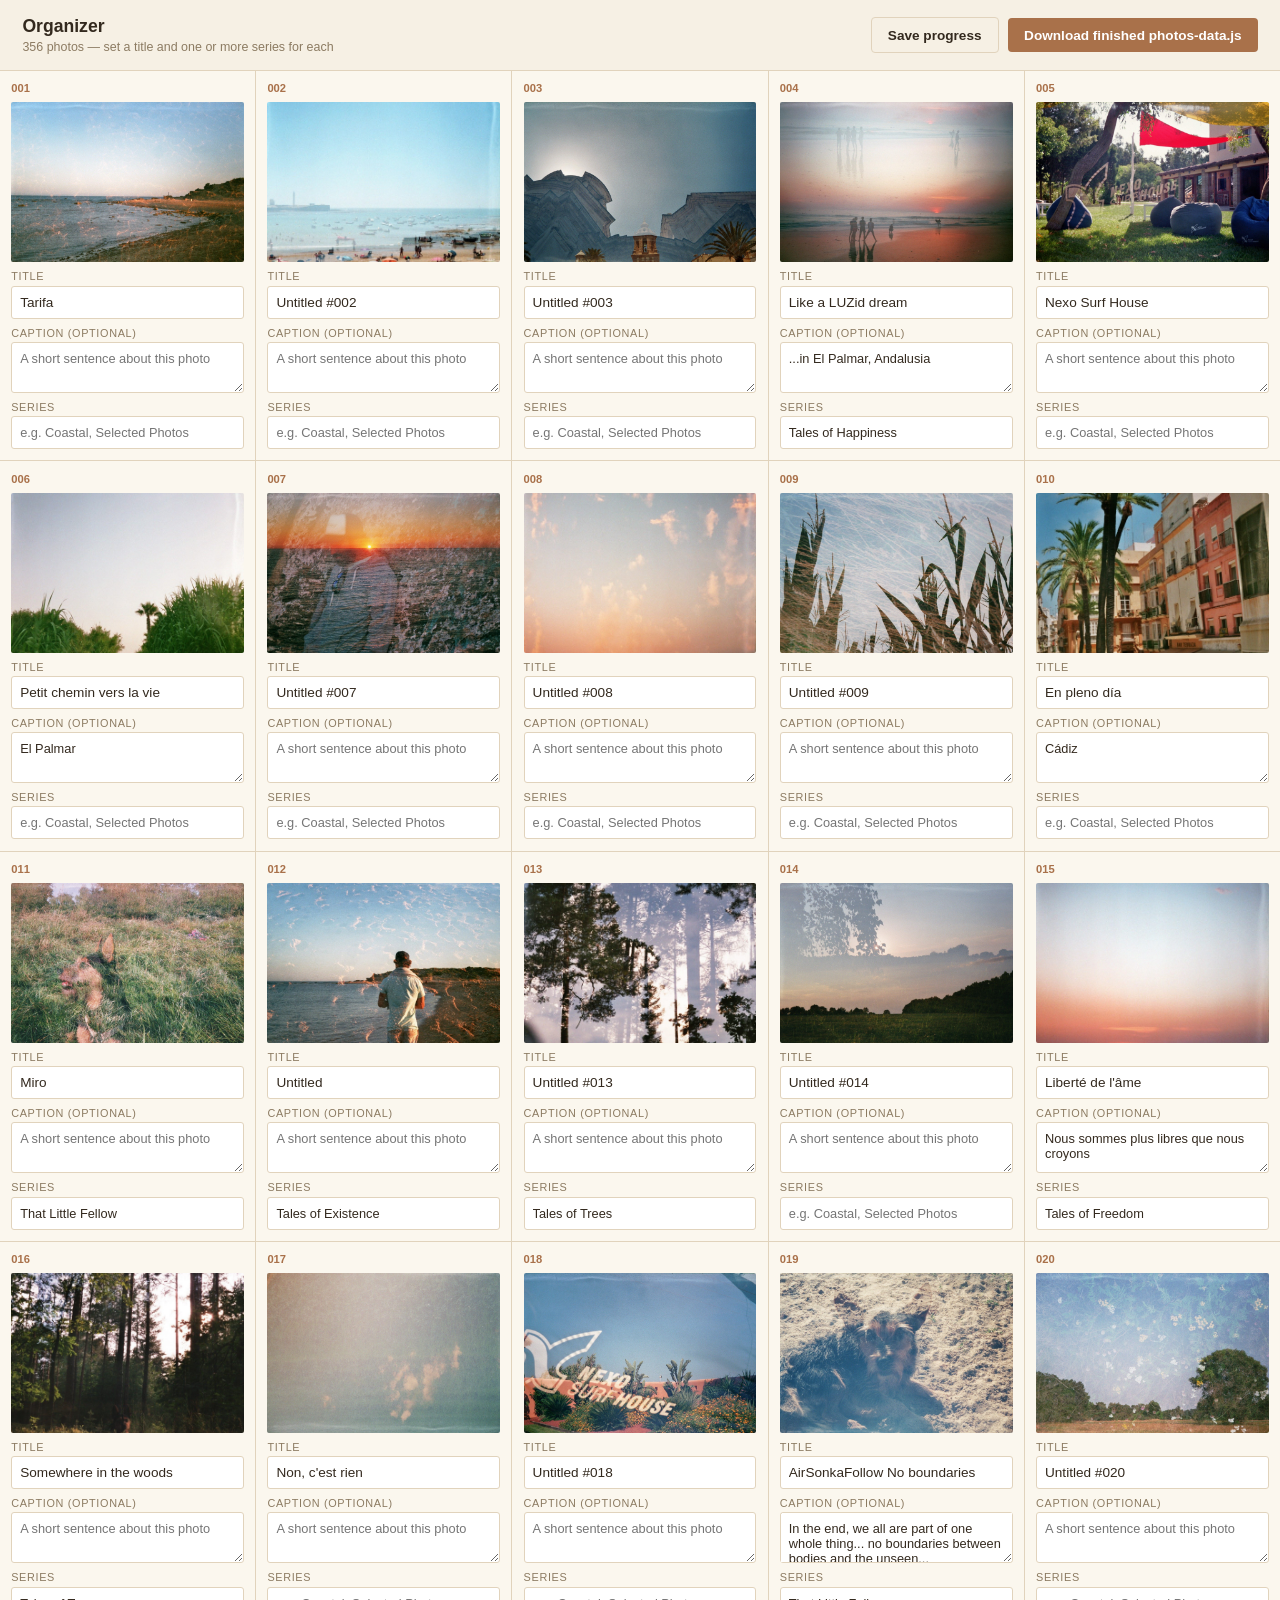
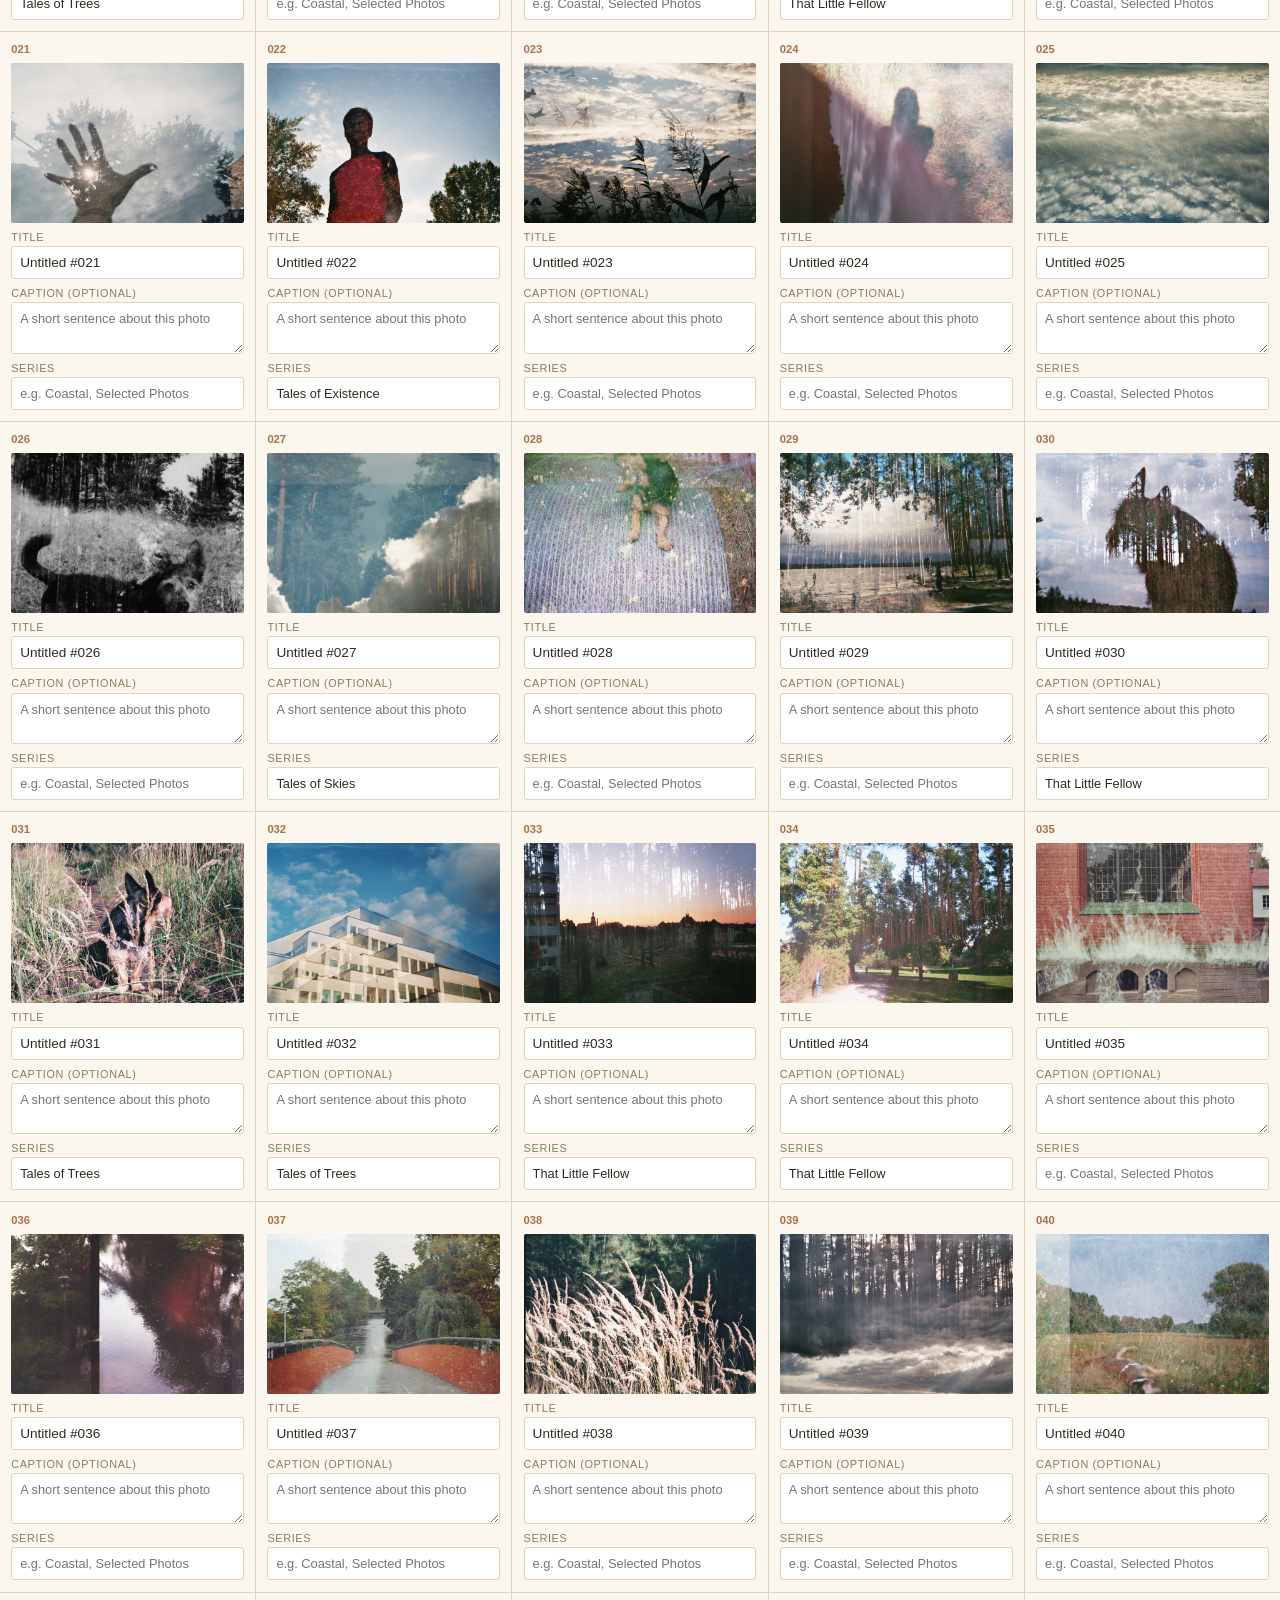
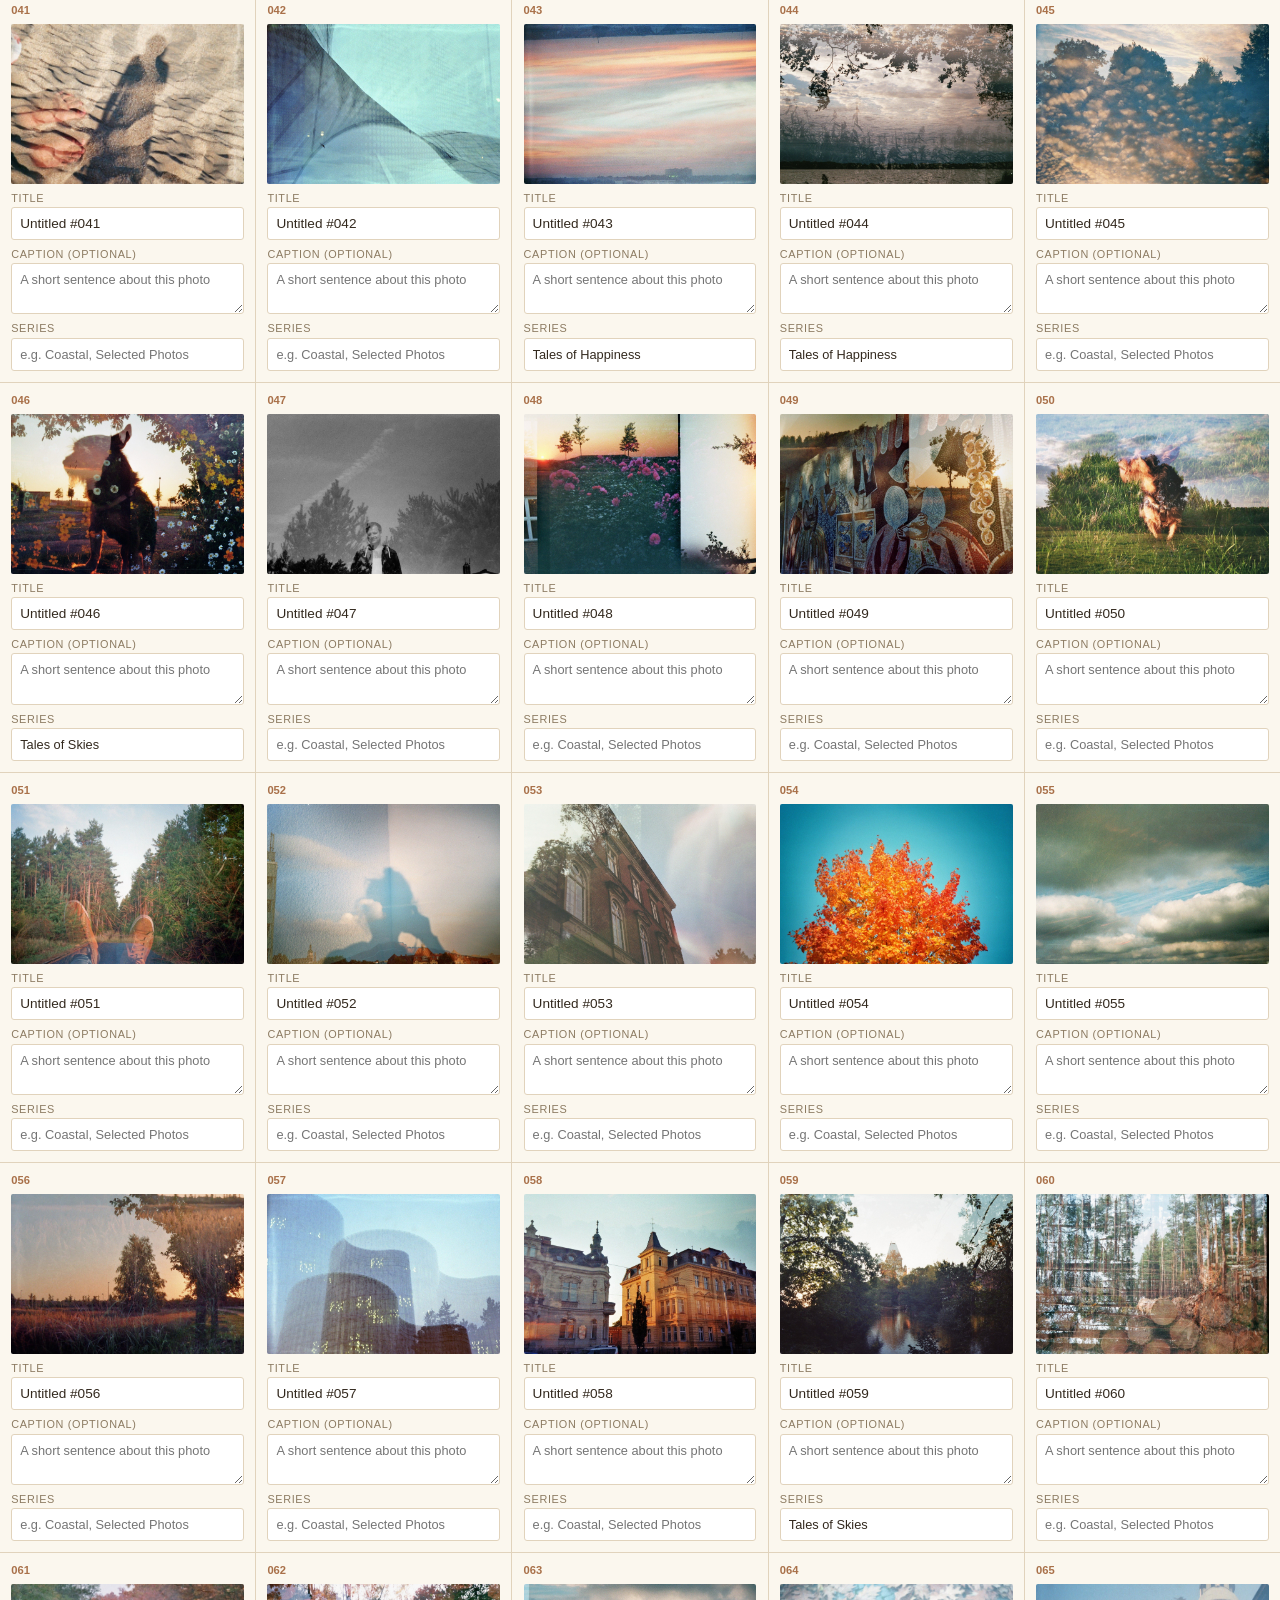
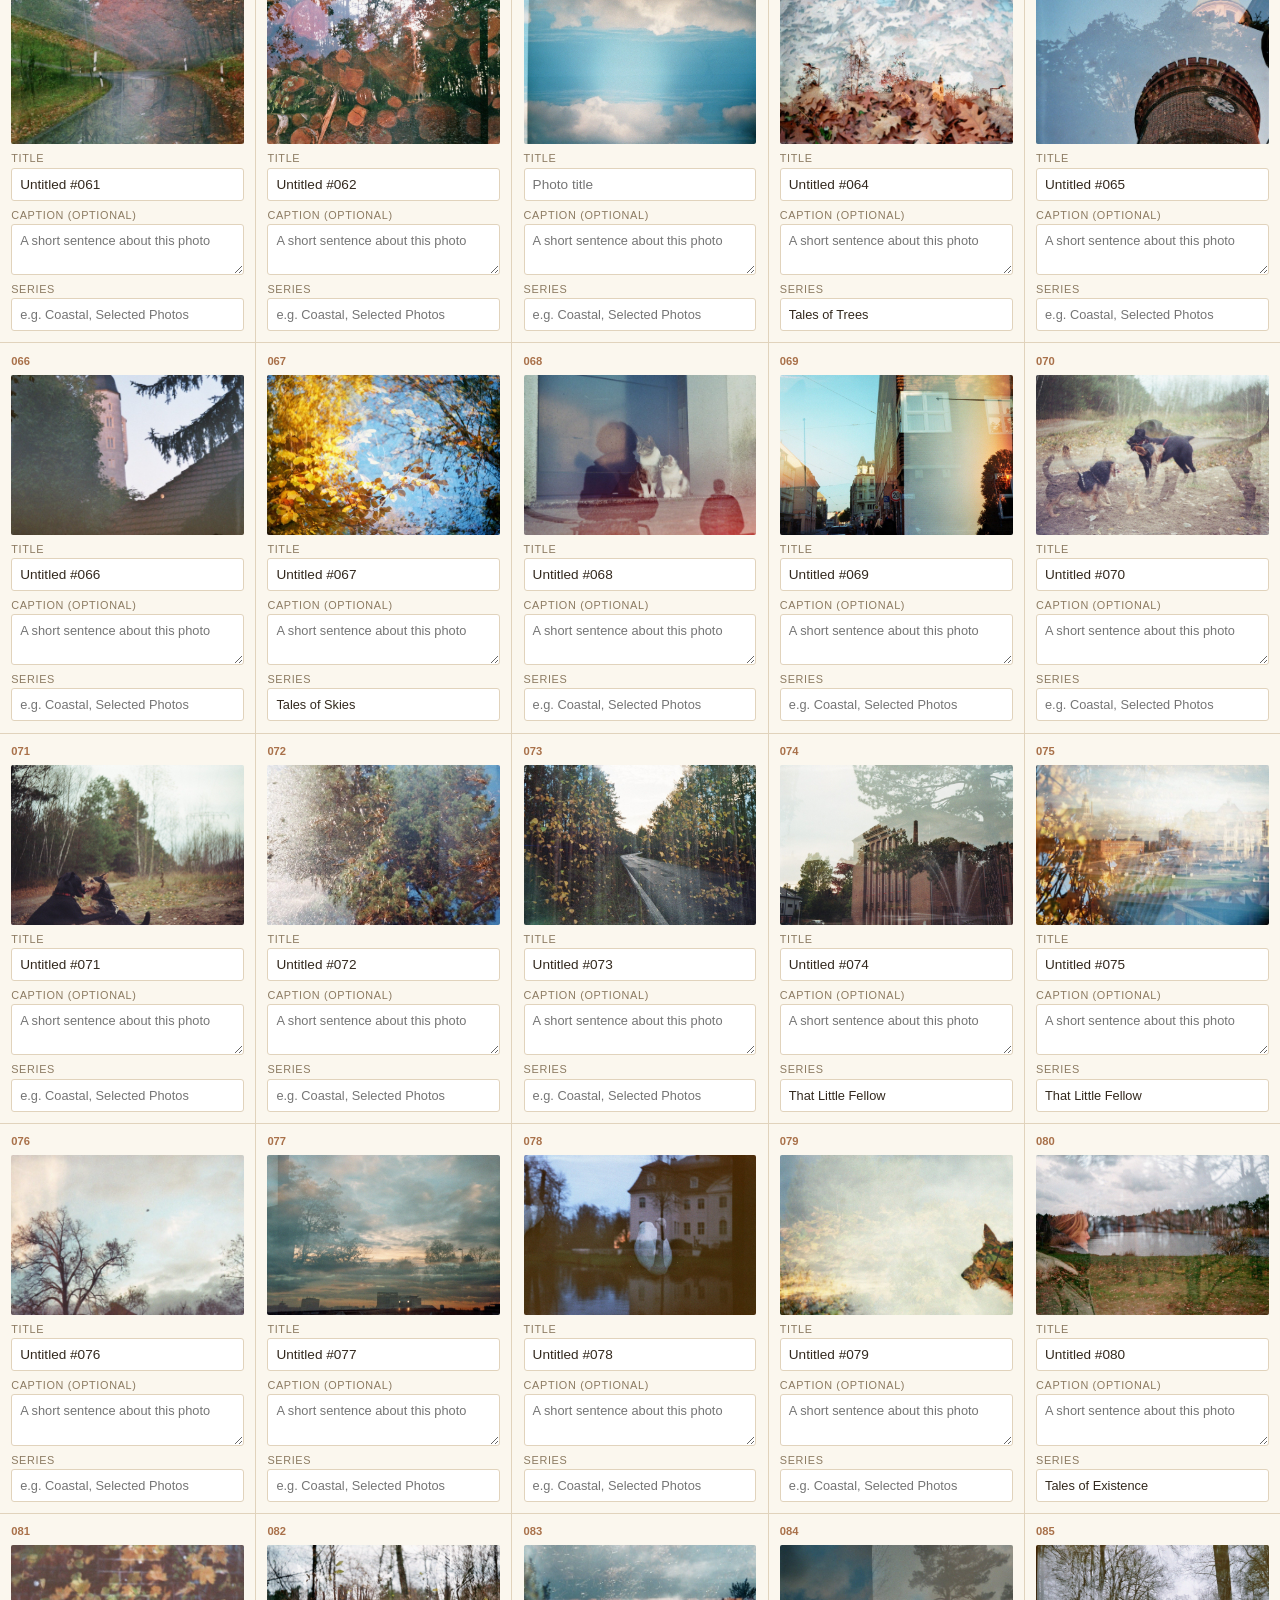
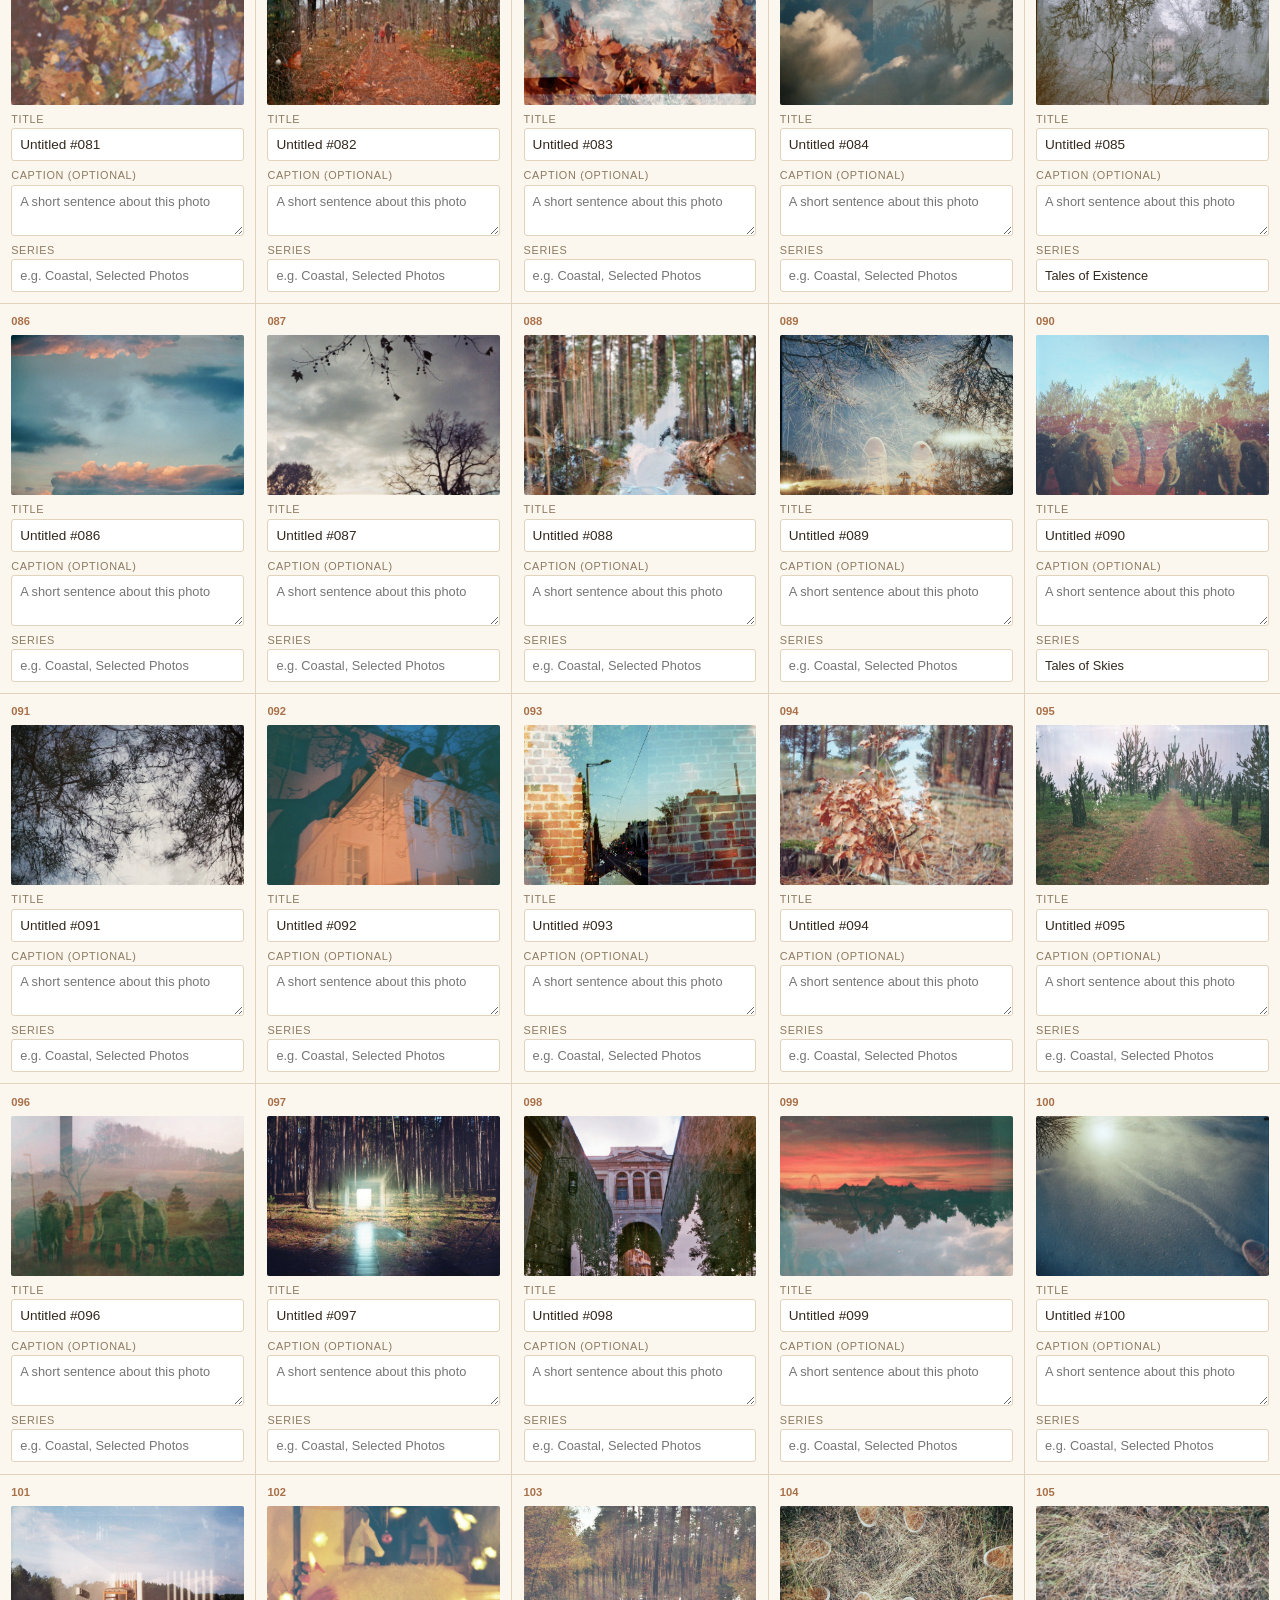
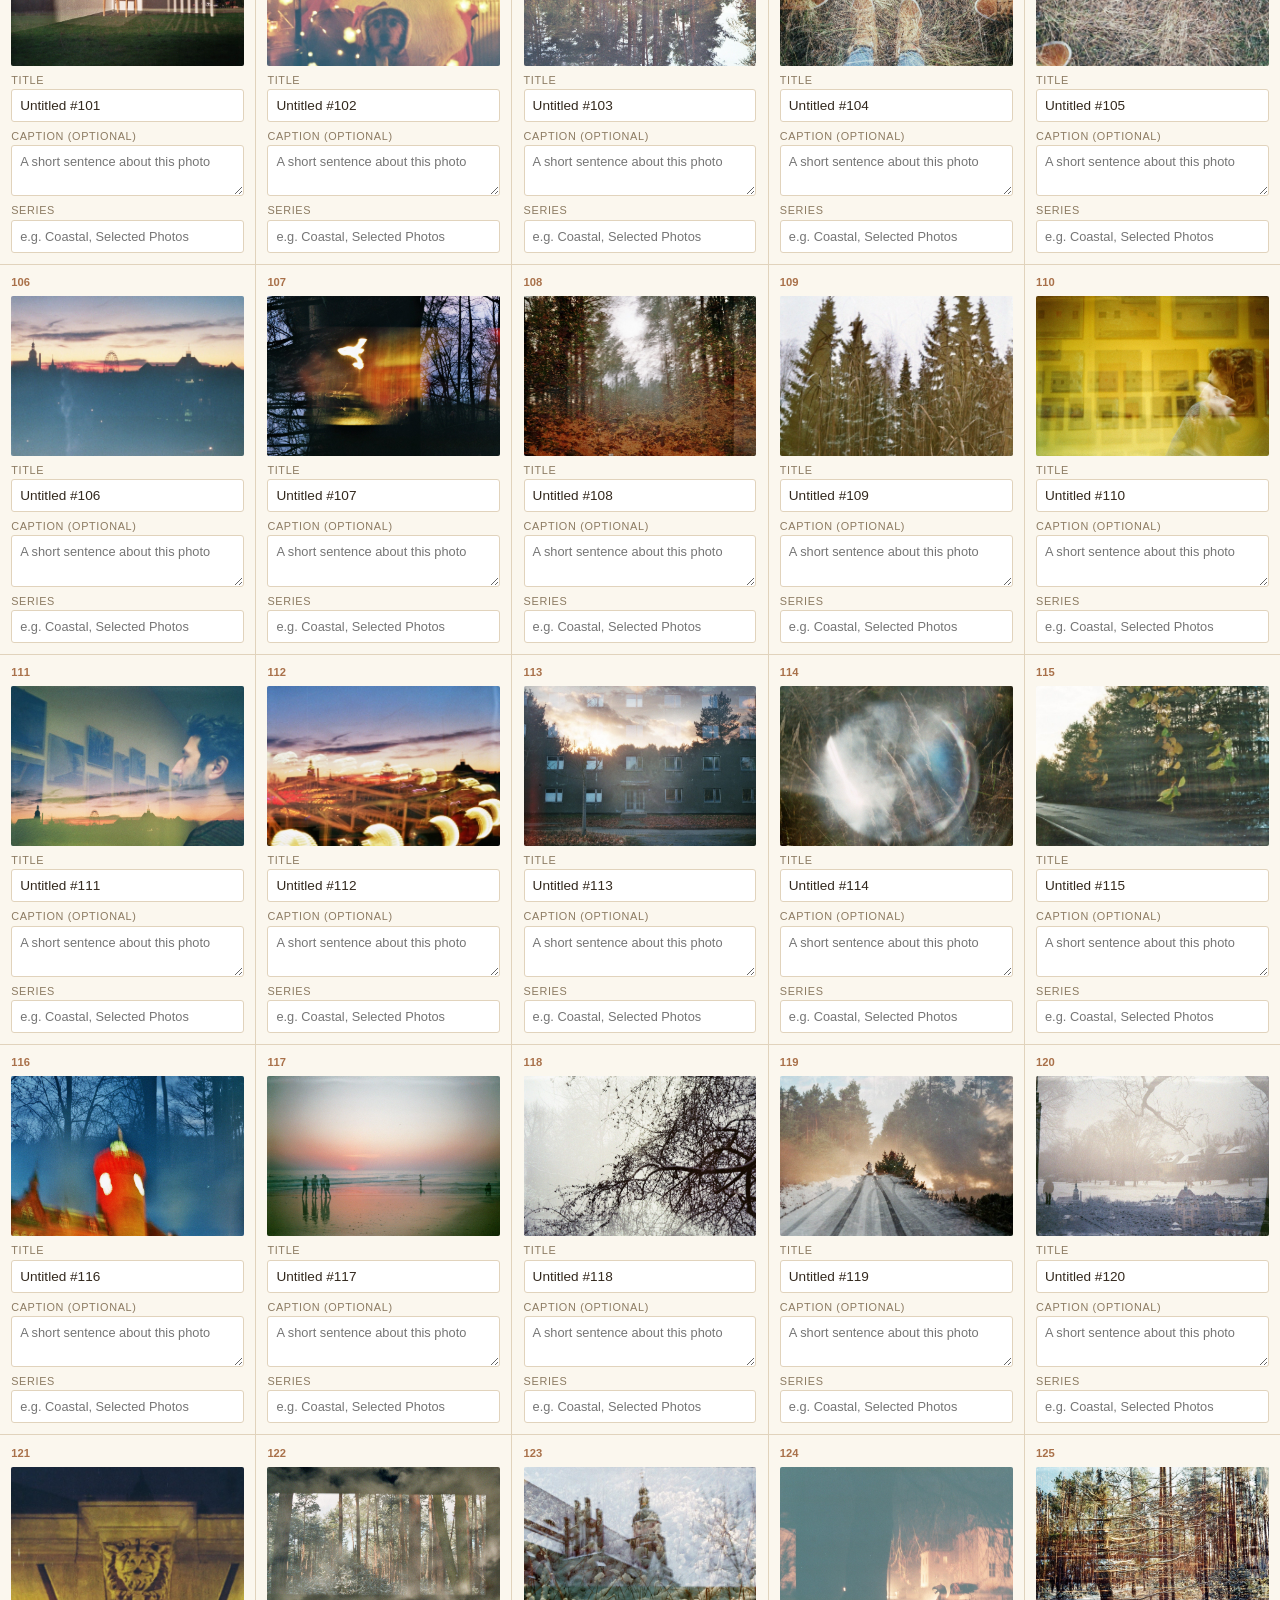
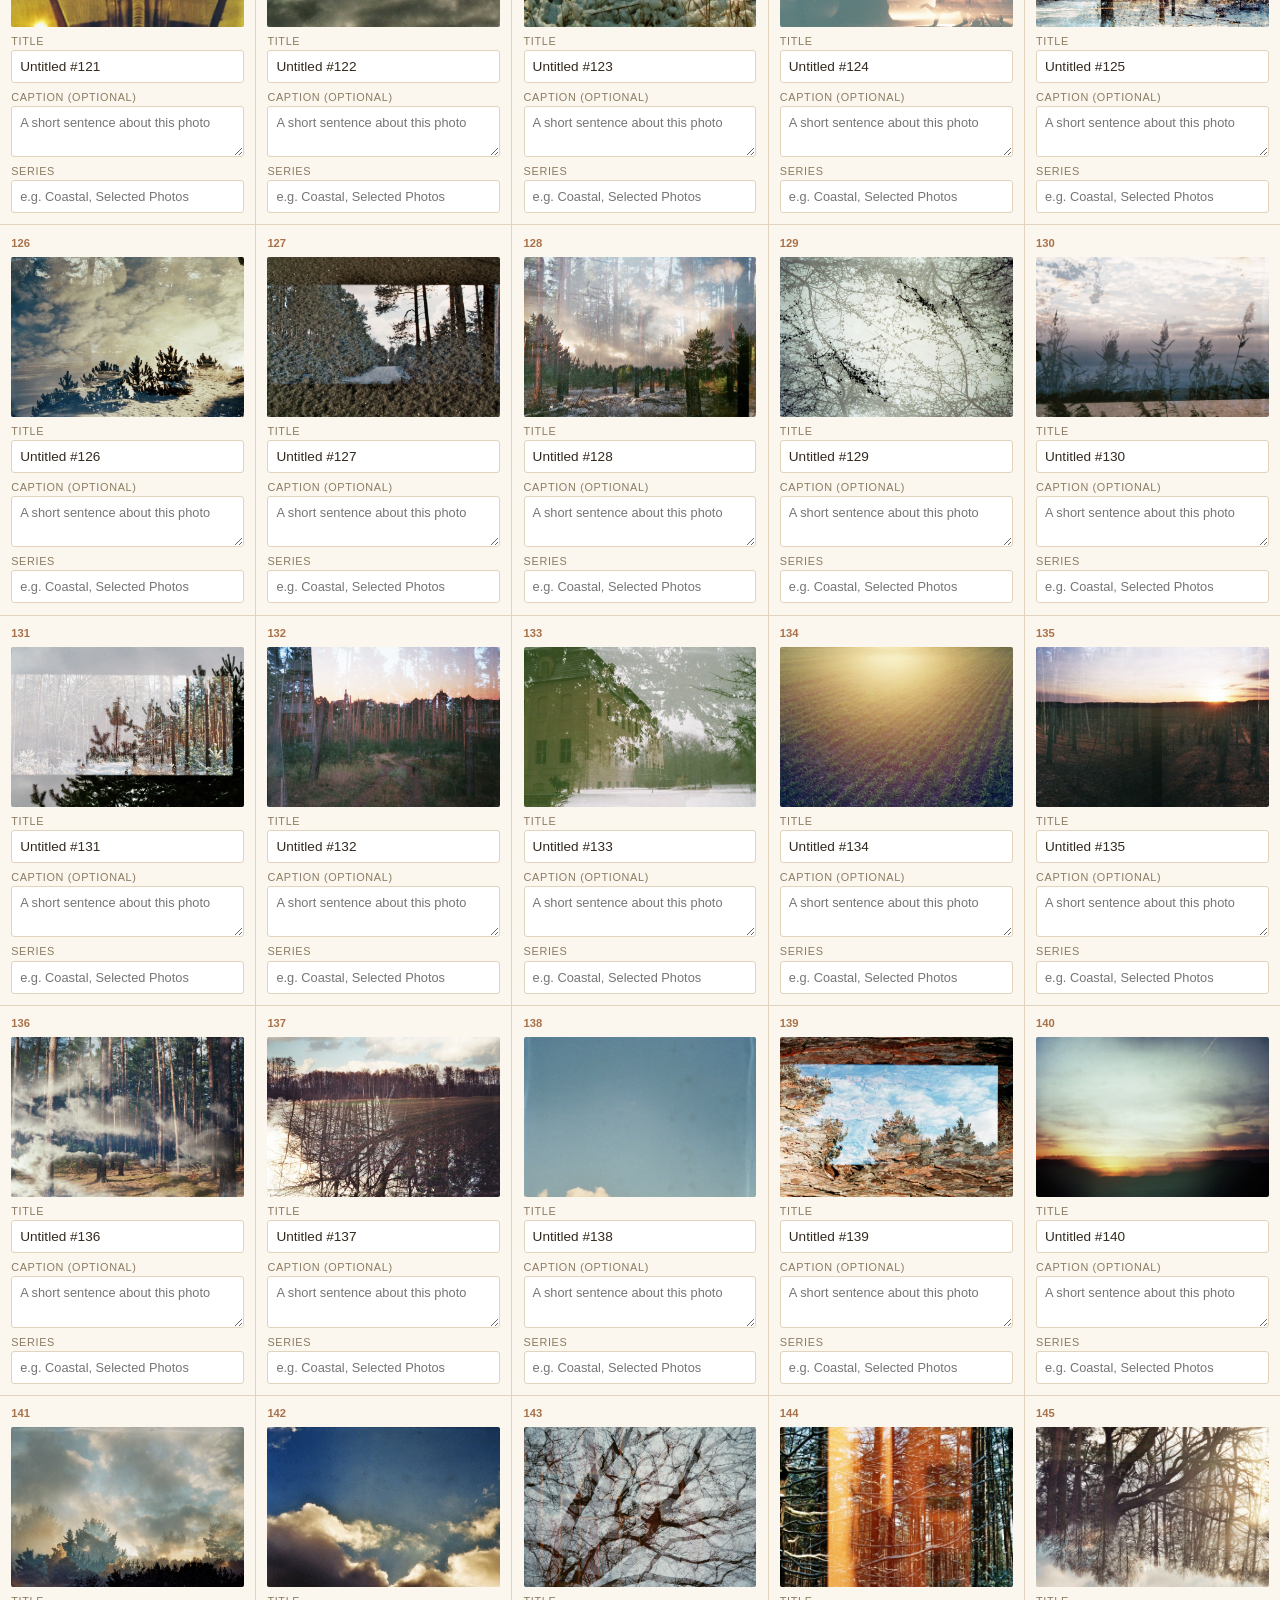
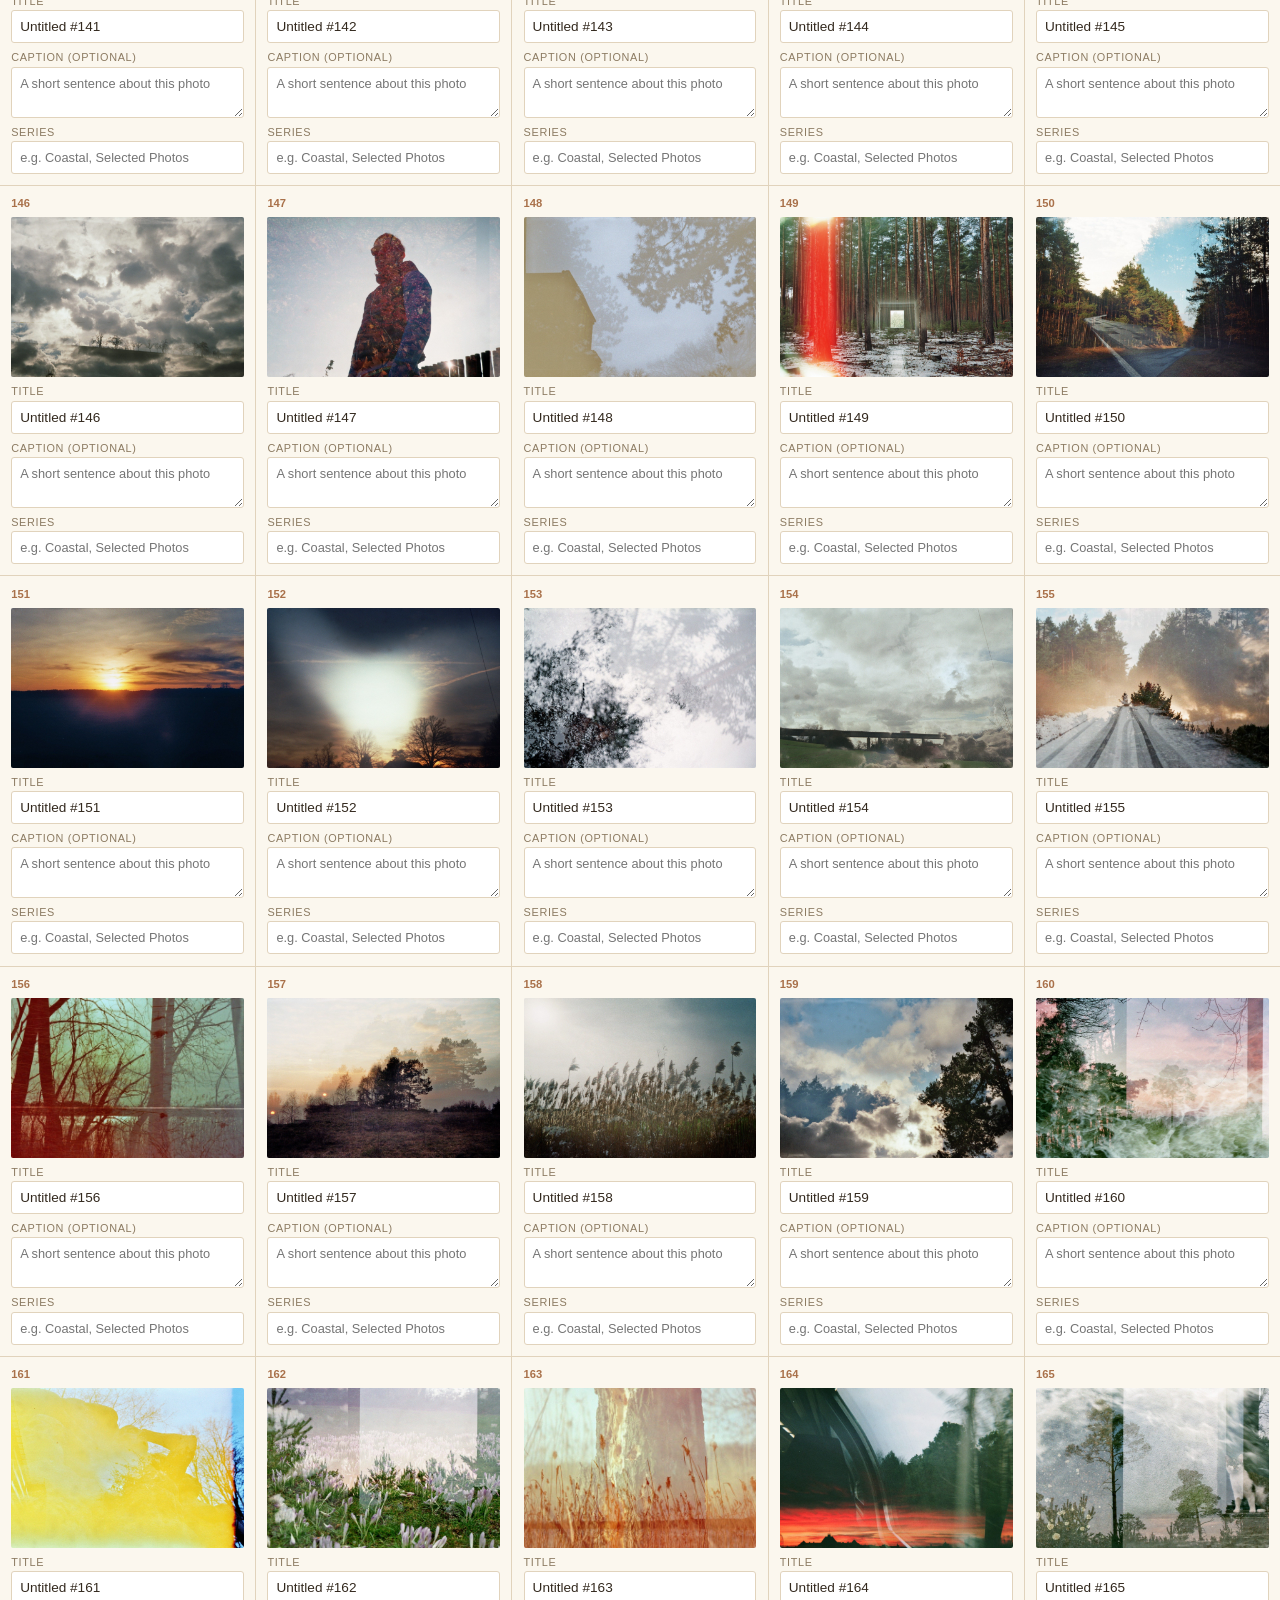
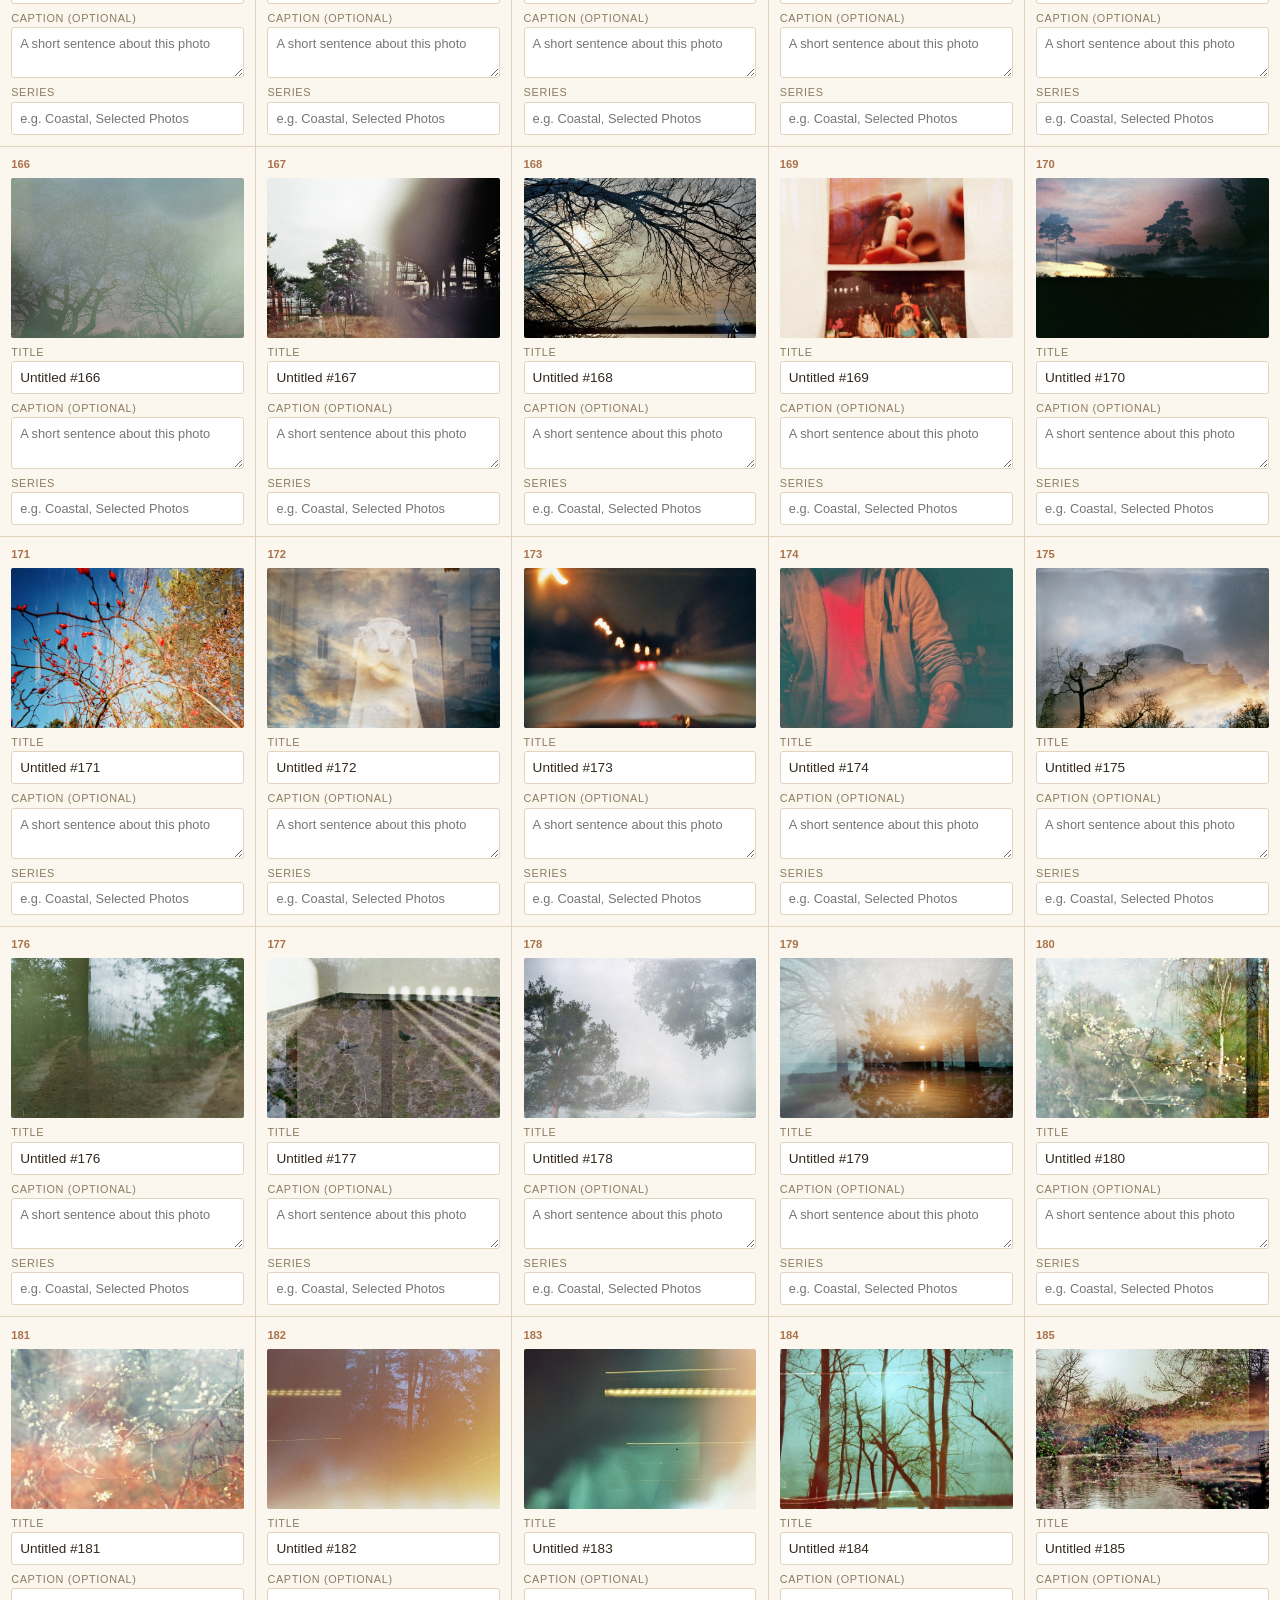
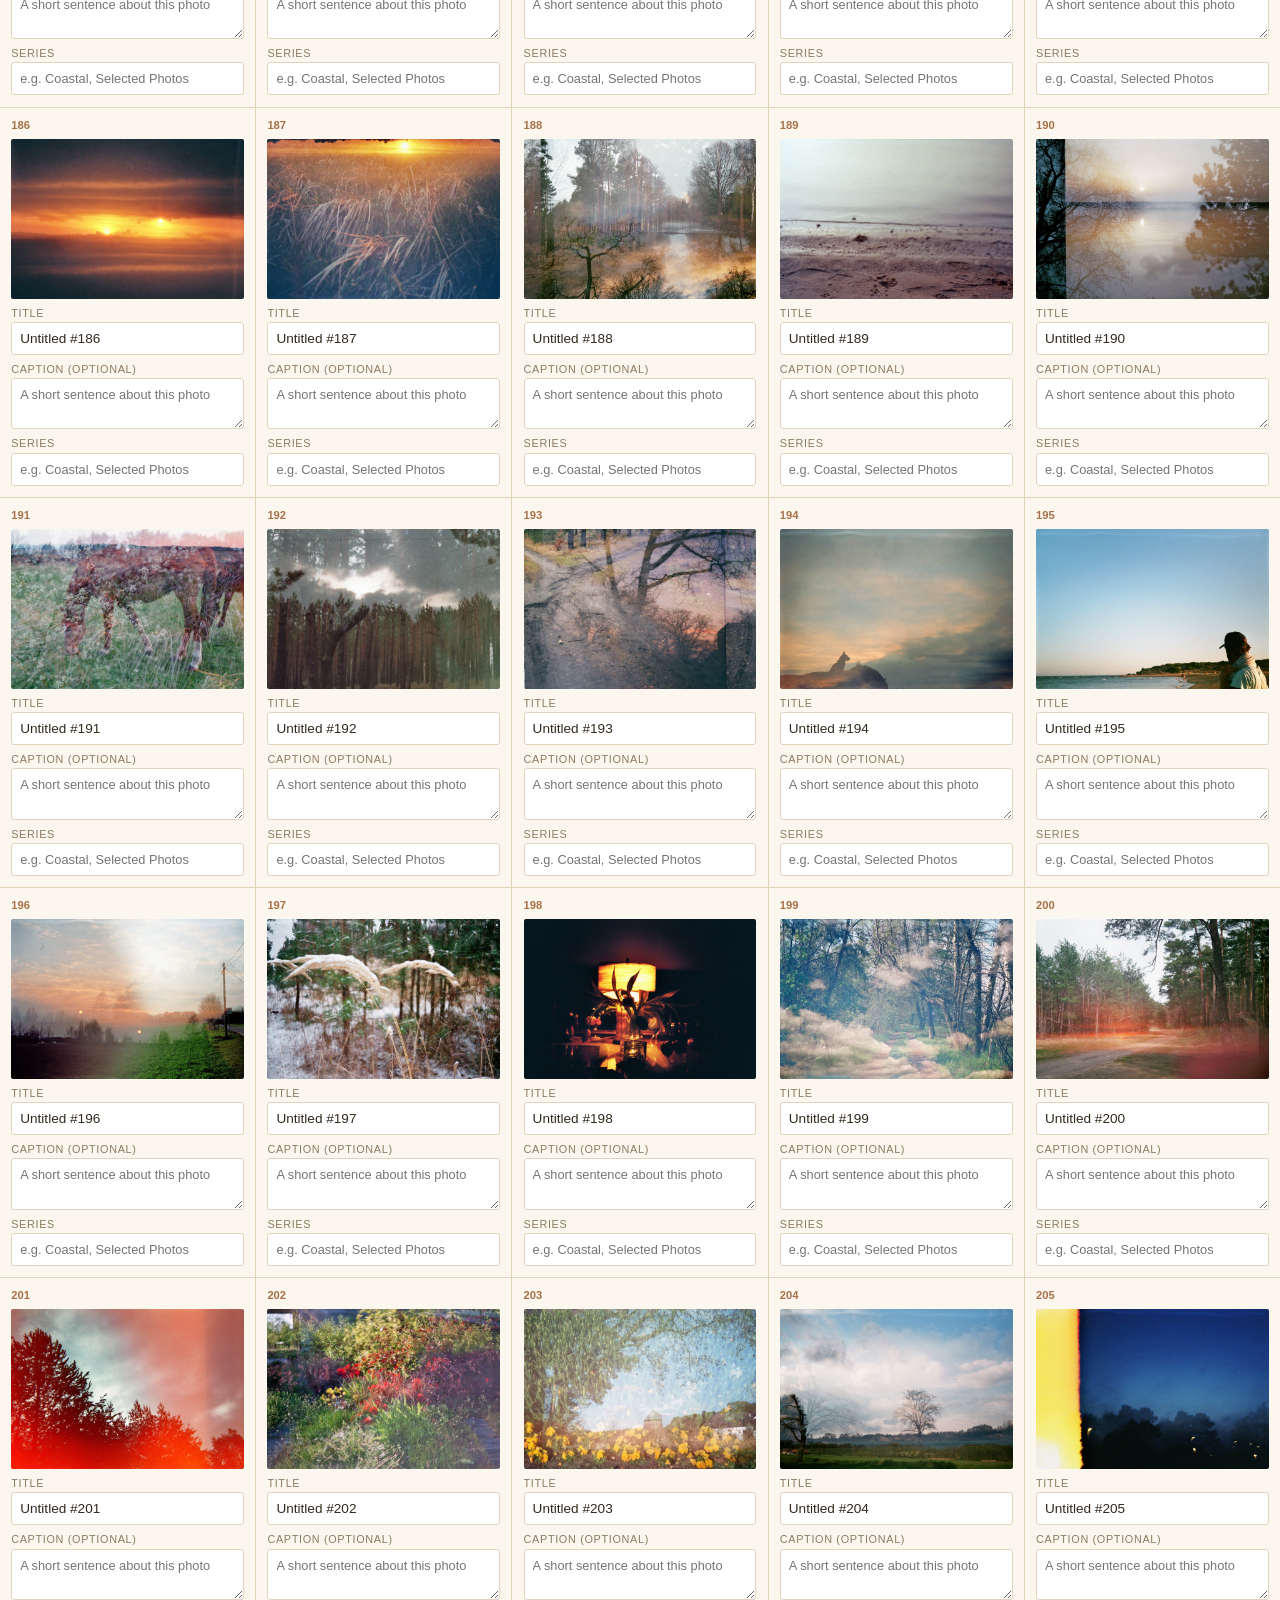
<file: organizer.html>
<!DOCTYPE html>
<html lang="en">
<head>
<meta charset="UTF-8">
<title>Organizer — AirSonka</title>
<style>
  :root {
    --bg: #F6F0E4;
    --panel: #FBF7EE;
    --ink: #33291E;
    --muted: #8C7B62;
    --accent: #A9714A;
    --rule: #E1D3BC;
  }
  * { box-sizing: border-box; }
  body {
    margin: 0;
    background: var(--bg);
    color: var(--ink);
    font-family: -apple-system, Inter, sans-serif;
  }
  header {
    position: sticky;
    top: 0;
    z-index: 10;
    background: var(--bg);
    border-bottom: 1px solid var(--rule);
    padding: 1rem 1.4rem;
    display: flex;
    align-items: center;
    justify-content: space-between;
    flex-wrap: wrap;
    gap: 0.8rem;
  }
  h1 { font-size: 1.1rem; margin: 0; font-weight: 600; }
  .sub { font-size: 0.78rem; color: var(--muted); margin-top: 0.2rem; }
  .actions { display: flex; gap: 0.6rem; align-items: center; flex-wrap: wrap; }
  button {
    background: var(--accent);
    color: #fff;
    border: none;
    padding: 0.6rem 1rem;
    border-radius: 4px;
    font-weight: 600;
    cursor: pointer;
    font-size: 0.85rem;
  }
  button.secondary { background: transparent; color: var(--ink); border: 1px solid var(--rule); }
  #status { font-size: 0.75rem; color: var(--muted); }
  .grid {
    display: grid;
    grid-template-columns: repeat(auto-fill, minmax(220px, 1fr));
    gap: 1px;
    background: var(--rule);
  }
  .card {
    background: var(--panel);
    padding: 0.7rem;
    display: flex;
    flex-direction: column;
    gap: 0.5rem;
  }
  .card img {
    width: 100%;
    height: 160px;
    object-fit: cover;
    display: block;
    background: #eee;
    border-radius: 2px;
  }
  .card .num { font-size: 0.7rem; color: var(--accent); font-weight: 600; }
  .card input {
    background: #fff;
    border: 1px solid var(--rule);
    color: var(--ink);
    padding: 0.5rem;
    font-size: 0.85rem;
    border-radius: 3px;
    font-family: inherit;
  }
  .card input:focus { outline: none; border-color: var(--accent); }
  .card input.category { font-size: 0.8rem; }
  .card textarea {
    background: #fff;
    border: 1px solid var(--rule);
    color: var(--ink);
    padding: 0.5rem;
    font-size: 0.8rem;
    border-radius: 3px;
    font-family: inherit;
    resize: vertical;
    min-height: 3.2rem;
  }
  .card textarea:focus { outline: none; border-color: var(--accent); }
  .card label {
    font-size: 0.68rem;
    text-transform: uppercase;
    letter-spacing: 0.06em;
    color: var(--muted);
    margin-bottom: -0.3rem;
  }
  footer {
    padding: 2rem 1.4rem 4rem;
    color: var(--muted);
    font-size: 0.82rem;
    max-width: 640px;
    line-height: 1.6;
  }
  datalist {}
</style>
</head>
<body>

<header>
  <div>
    <h1>Organizer</h1>
    <div class="sub" id="count-label">Loading photos…</div>
  </div>
  <div class="actions">
    <span id="status"></span>
    <button class="secondary" id="save-progress">Save progress</button>
    <button id="download-btn">Download finished photos-data.js</button>
  </div>
</header>

<div class="grid" id="grid"></div>

<datalist id="category-suggestions"></datalist>

<footer>
  For each photo, set a <strong>Title</strong>, an optional short
  <strong>Caption</strong> (a sentence shown smaller, under the title), and
  one or more <strong>Series</strong> (short group names — e.g. "Coastal",
  "Portraits", "Night"). A photo can belong to <strong>multiple</strong>
  series at once — just separate them with a comma, e.g.
  "Coastal, Selected Photos". Photos sharing a series get grouped together
  on the site. Leave Series blank to leave a photo in "Uncategorized" for
  now, and leave Caption blank if you just want a title.
  <br><br>
  When you're done, click "Download finished photos-data.js" and move the
  downloaded file into your site's <code>js/</code> folder, replacing the
  old one.
  <br><br>
  To also add a short intro sentence under each series heading on the site,
  edit <code>js/series-data.js</code> directly — it's a short file, easy to
  hand-edit, listing one line per series.
  <br><br>
  Your typing is auto-saved in this browser tab via "Save progress", so you
  can close this page and come back later without losing work — as long as
  you use the same browser on the same computer.
</footer>

<script src="js/photos-data.js"></script>
<script>
  const STORAGE_KEY = "airsonka_organizer_progress";
  const grid = document.getElementById("grid");
  const countLabel = document.getElementById("count-label");
  const statusEl = document.getElementById("status");
  const suggestionsList = document.getElementById("category-suggestions");

  let saved = {};
  try {
    saved = JSON.parse(localStorage.getItem(STORAGE_KEY) || "{}");
  } catch (e) {
    saved = {};
  }

  countLabel.textContent = PHOTOS.length + " photos — set a title and one or more series for each";

  function refreshSuggestions() {
    // Suggest individual series names (split on commas), not whole
    // multi-series combinations, so the dropdown stays useful as a
    // photo can belong to several series at once.
    const seen = new Set();
    grid.querySelectorAll("input.category").forEach((inp) => {
      inp.value.split(",").forEach((part) => {
        const v = part.trim();
        if (v) seen.add(v);
      });
    });
    suggestionsList.innerHTML = "";
    Array.from(seen).sort().forEach((v) => {
      const opt = document.createElement("option");
      opt.value = v;
      suggestionsList.appendChild(opt);
    });
  }

  PHOTOS.forEach((photo, index) => {
    const card = document.createElement("div");
    card.className = "card";

    const num = document.createElement("div");
    num.className = "num";
    num.textContent = String(index + 1).padStart(3, "0");

    const img = document.createElement("img");
    img.src = photo.url;
    img.loading = "lazy";
    img.alt = photo.title || "";

    const titleLabel = document.createElement("label");
    titleLabel.textContent = "Title";
    const titleInput = document.createElement("input");
    titleInput.type = "text";
    titleInput.placeholder = "Photo title";
    titleInput.dataset.field = "title";
    titleInput.dataset.index = index;
    titleInput.value = (saved[index] && saved[index].title !== undefined)
      ? saved[index].title
      : (photo.title || "");

    const capLabel = document.createElement("label");
    capLabel.textContent = "Caption (optional)";
    const capInput = document.createElement("textarea");
    capInput.placeholder = "A short sentence about this photo";
    capInput.dataset.field = "caption";
    capInput.dataset.index = index;
    capInput.value = (saved[index] && saved[index].caption !== undefined)
      ? saved[index].caption
      : (photo.caption || "");

    const catLabel = document.createElement("label");
    catLabel.textContent = "Series";
    const catInput = document.createElement("input");
    catInput.type = "text";
    catInput.className = "category";
    catInput.placeholder = "e.g. Coastal, Selected Photos";
    catInput.setAttribute("list", "category-suggestions");
    catInput.dataset.field = "category";
    catInput.dataset.index = index;
    catInput.value = (saved[index] && saved[index].category !== undefined)
      ? saved[index].category
      : (photo.category || "");
    catInput.addEventListener("change", refreshSuggestions);

    card.appendChild(num);
    card.appendChild(img);
    card.appendChild(titleLabel);
    card.appendChild(titleInput);
    card.appendChild(capLabel);
    card.appendChild(capInput);
    card.appendChild(catLabel);
    card.appendChild(catInput);
    grid.appendChild(card);
  });

  refreshSuggestions();

  function collectData() {
    const result = {};
    PHOTOS.forEach((photo, index) => {
      const titleInput = grid.querySelector('input[data-field="title"][data-index="' + index + '"]');
      const capInput = grid.querySelector('textarea[data-field="caption"][data-index="' + index + '"]');
      const catInput = grid.querySelector('input[data-field="category"][data-index="' + index + '"]');
      result[index] = {
        title: titleInput ? titleInput.value : (photo.title || ""),
        caption: capInput ? capInput.value : (photo.caption || ""),
        category: catInput ? catInput.value : (photo.category || ""),
      };
    });
    return result;
  }

  document.getElementById("save-progress").addEventListener("click", () => {
    const data = collectData();
    localStorage.setItem(STORAGE_KEY, JSON.stringify(data));
    statusEl.textContent = "Saved " + new Date().toLocaleTimeString();
    setTimeout(() => (statusEl.textContent = ""), 2500);
  });

  document.getElementById("download-btn").addEventListener("click", () => {
    const data = collectData();
    const esc = (s) => (s || "").replace(/\\/g, "\\\\").replace(/"/g, '\\"');

    const lines = ["const PHOTOS = ["];
    PHOTOS.forEach((photo, index) => {
      const d = data[index] || {};
      lines.push(
        '  { url: "' + photo.url + '", title: "' + esc(d.title) +
        '", caption: "' + esc(d.caption) +
        '", category: "' + esc(d.category) + '" },'
      );
    });
    lines.push("];");
    const content = lines.join("\n") + "\n";

    const blob = new Blob([content], { type: "text/javascript" });
    const url = URL.createObjectURL(blob);
    const a = document.createElement("a");
    a.href = url;
    a.download = "photos-data.js";
    document.body.appendChild(a);
    a.click();
    document.body.removeChild(a);
    URL.revokeObjectURL(url);

    statusEl.textContent = "Downloaded!";
    setTimeout(() => (statusEl.textContent = ""), 2500);
  });
</script>
</body>
</html>
</file>
